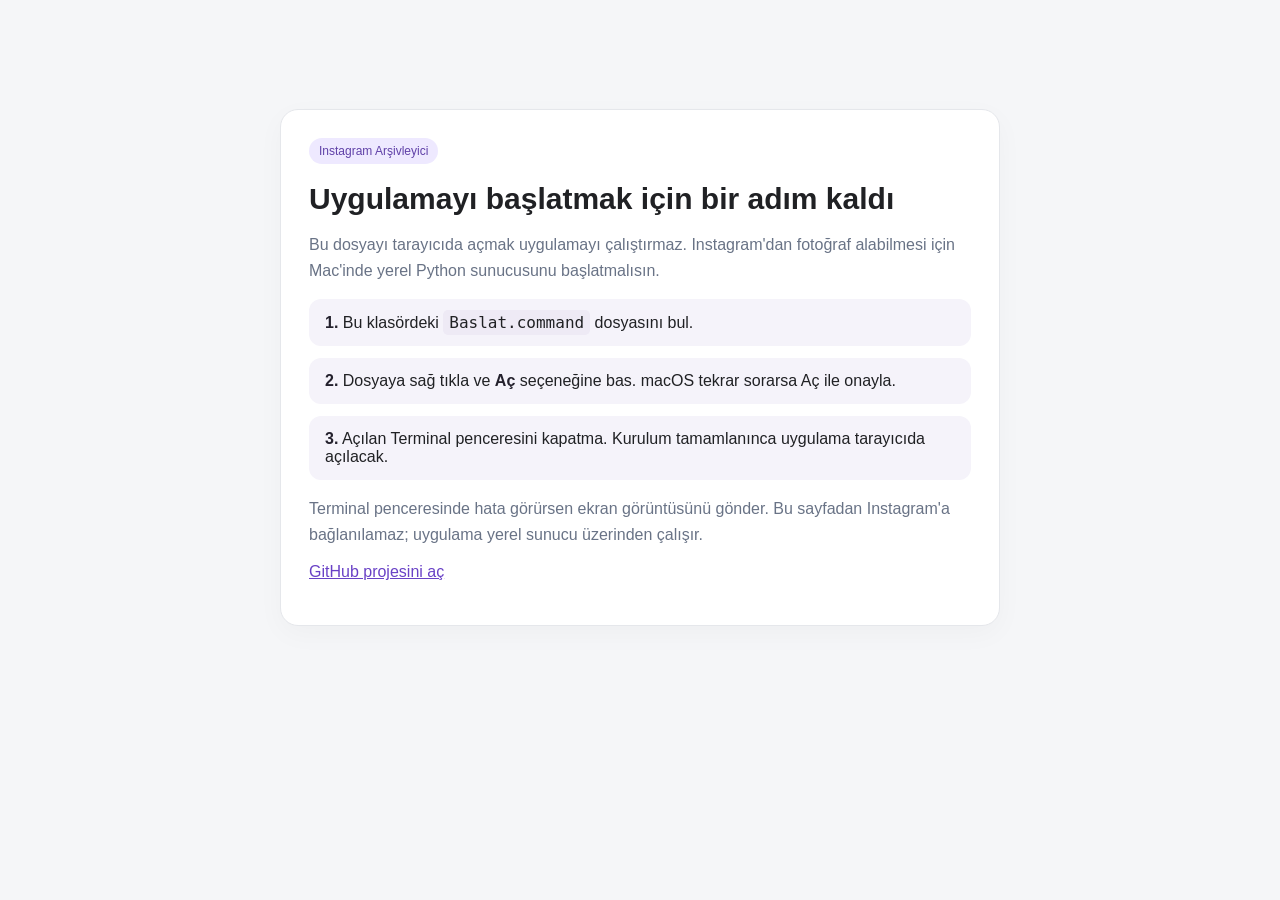
<file: index.html>
<!doctype html>
<html lang="tr"><head><meta charset="utf-8"><meta name="viewport" content="width=device-width,initial-scale=1"><title>Instagram Arşivleyici - Başlat</title>
<style>
body{margin:0;background:#f5f6f8;color:#202124;font:16px -apple-system,BlinkMacSystemFont,"Segoe UI",sans-serif}.wrap{max-width:720px;margin:9vh auto;padding:28px}.card{background:#fff;border:1px solid #e5e7eb;border-radius:18px;padding:28px;box-shadow:0 8px 28px #00000008}h1{font-size:30px;margin:0 0 12px}.muted{color:#697386;line-height:1.6}.step{padding:14px 16px;background:#f5f3fa;border-radius:12px;margin:12px 0}code{background:#eeeaf5;padding:3px 6px;border-radius:5px}a{color:#6941c6}strong{color:#24212d}.tag{display:inline-block;background:#eee9ff;color:#6041a8;padding:6px 10px;border-radius:30px;font-size:12px;margin-bottom:18px}
</style></head><body><main class="wrap"><section class="card">
<div class="tag">Instagram Arşivleyici</div><h1>Uygulamayı başlatmak için bir adım kaldı</h1>
<p class="muted">Bu dosyayı tarayıcıda açmak uygulamayı çalıştırmaz. Instagram'dan fotoğraf alabilmesi için Mac'inde yerel Python sunucusunu başlatmalısın.</p>
<div class="step"><strong>1.</strong> Bu klasördeki <code>Baslat.command</code> dosyasını bul.</div>
<div class="step"><strong>2.</strong> Dosyaya sağ tıkla ve <strong>Aç</strong> seçeneğine bas. macOS tekrar sorarsa Aç ile onayla.</div>
<div class="step"><strong>3.</strong> Açılan Terminal penceresini kapatma. Kurulum tamamlanınca uygulama tarayıcıda açılacak.</div>
<p class="muted">Terminal penceresinde hata görürsen ekran görüntüsünü gönder. Bu sayfadan Instagram'a bağlanılamaz; uygulama yerel sunucu üzerinden çalışır.</p>
<p><a href="https://github.com/okkesilikci/instagram-arsivleyici">GitHub projesini aç</a></p>
</section></main></body></html>
</file>
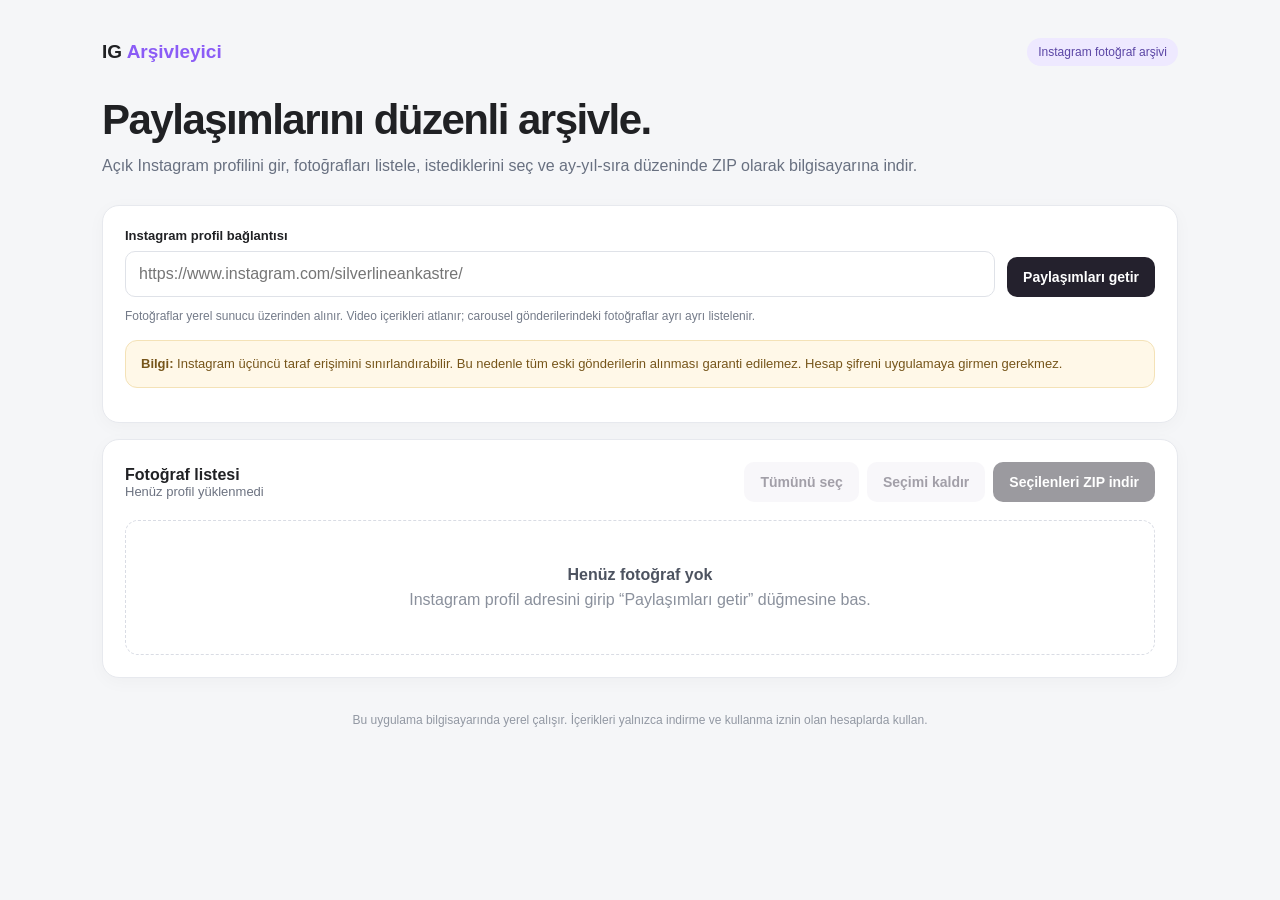
<file: static/index.html>
<!doctype html>
<html lang="tr"><head><meta charset="utf-8"><meta name="viewport" content="width=device-width,initial-scale=1"><title>Instagram Arşivleyici</title>
<style>
:root{font-family:Inter,-apple-system,BlinkMacSystemFont,"Segoe UI",sans-serif;color:#202124;background:#f5f6f8}*{box-sizing:border-box}body{margin:0}.wrap{max-width:1120px;margin:auto;padding:38px 22px 70px}header{display:flex;justify-content:space-between;align-items:center;gap:16px;margin-bottom:30px}.brand{font-size:19px;font-weight:750}.brand span{color:#8b5cf6}.pill{font-size:12px;color:#5b46a5;background:#eee9ff;padding:7px 11px;border-radius:30px}h1{font-size:clamp(28px,5vw,42px);letter-spacing:-1.5px;margin:0 0 9px}.lead{color:#687080;line-height:1.6;margin:0 0 26px}.panel{background:white;border:1px solid #e7e9ee;border-radius:17px;padding:22px;margin:16px 0;box-shadow:0 4px 18px #20212408}label{font-size:13px;font-weight:650;display:block;margin-bottom:8px}input[type=url]{width:100%;padding:13px;border:1px solid #dfe2e8;border-radius:10px;font:inherit}.row{display:flex;gap:12px;align-items:end}.grow{flex:1}button{border:0;border-radius:10px;padding:12px 16px;font-weight:650;font-size:14px;cursor:pointer;background:#24212d;color:white}button.secondary{background:#f0eef5;color:#332d40}button:disabled{opacity:.45;cursor:not-allowed}.note{font-size:12px;line-height:1.55;color:#747b89;margin:10px 0 0}.notice{background:#fff8e8;border:1px solid #f4e2b7;border-radius:12px;padding:13px 15px;color:#76551a;font-size:13px;line-height:1.55;margin-top:15px}.toolbar{display:flex;align-items:center;justify-content:space-between;gap:12px;flex-wrap:wrap}.stats{font-size:13px;color:#6c7280}.actions{display:flex;gap:8px;flex-wrap:wrap}.gallery{display:grid;grid-template-columns:repeat(auto-fill,minmax(170px,1fr));gap:14px;margin-top:18px}.item{border:1px solid #e7e9ee;border-radius:13px;overflow:hidden;background:#fff}.thumb{aspect-ratio:1;background:#f0f1f4;position:relative}.thumb img{width:100%;height:100%;object-fit:cover;display:block}.thumb input{position:absolute;top:10px;left:10px;width:19px;height:19px;accent-color:#7654d6}.meta{padding:11px}.filename{font-size:12px;font-weight:700;overflow-wrap:anywhere}.date{font-size:12px;color:#737b89;margin-top:5px}.empty{padding:45px 20px;text-align:center;color:#8a909c;border:1px dashed #d9dce4;border-radius:13px;margin-top:18px}.empty strong{display:block;color:#4d5360;margin-bottom:7px}#status{font-size:13px;color:#5e6470;margin-top:12px;white-space:pre-wrap}footer{font-size:12px;color:#9298a3;text-align:center;margin-top:35px}@media(max-width:600px){.wrap{padding:24px 14px 50px}.row{align-items:stretch;flex-direction:column}.row button{width:100%}.panel{padding:16px}}
</style></head><body><main class="wrap"><header><div class="brand">IG <span>Arşivleyici</span></div><div class="pill">Instagram fotoğraf arşivi</div></header>
<h1>Paylaşımlarını düzenli arşivle.</h1><p class="lead">Açık Instagram profilini gir, fotoğrafları listele, istediklerini seç ve ay-yıl-sıra düzeninde ZIP olarak bilgisayarına indir.</p>
<section class="panel"><label for="profile">Instagram profil bağlantısı</label><div class="row"><div class="grow"><input id="profile" type="url" placeholder="https://www.instagram.com/silverlineankastre/"></div><button id="load">Paylaşımları getir</button></div><p class="note">Fotoğraflar yerel sunucu üzerinden alınır. Video içerikleri atlanır; carousel gönderilerindeki fotoğraflar ayrı ayrı listelenir.</p><div class="notice"><b>Bilgi:</b> Instagram üçüncü taraf erişimini sınırlandırabilir. Bu nedenle tüm eski gönderilerin alınması garanti edilemez. Hesap şifreni uygulamaya girmen gerekmez.</div><div id="status" role="status"></div></section>
<section class="panel"><div class="toolbar"><div><b>Fotoğraf listesi</b><div class="stats" id="stats">Henüz profil yüklenmedi</div></div><div class="actions"><button class="secondary" id="selectAll" disabled>Tümünü seç</button><button class="secondary" id="selectNone" disabled>Seçimi kaldır</button><button id="download" disabled>Seçilenleri ZIP indir</button></div></div><div id="gallery" class="empty"><strong>Henüz fotoğraf yok</strong>Instagram profil adresini girip “Paylaşımları getir” düğmesine bas.</div></section>
<footer>Bu uygulama bilgisayarında yerel çalışır. İçerikleri yalnızca indirme ve kullanma iznin olan hesaplarda kullan.</footer></main>
<script>
const $=id=>document.getElementById(id);let posts=[];
function displayDate(iso){return new Date(iso).toLocaleString('tr-TR',{dateStyle:'medium',timeStyle:'short'})}
function ordered(){return [...posts].sort((a,b)=>a.date.localeCompare(b.date)||a.id.localeCompare(b.id))}
function chosen(){return posts.filter(p=>p.selected)}
function render(){const list=ordered();$('stats').textContent=posts.length?posts.length+' fotoğraf · '+chosen().length+' seçili':'Henüz profil yüklenmedi';$('selectAll').disabled=!posts.length;$('selectNone').disabled=!posts.length;$('download').disabled=!chosen().length;const g=$('gallery');if(!list.length){g.className='empty';g.innerHTML='<strong>Henüz fotoğraf yok</strong>Instagram profil adresini girip “Paylaşımları getir” düğmesine bas.';return}g.className='gallery';g.innerHTML='';list.forEach(p=>{const card=document.createElement('article');card.className='item';const t=document.createElement('div');t.className='thumb';const img=document.createElement('img');img.loading='lazy';img.src=p.url;img.alt='Instagram fotoğrafı';t.appendChild(img);const c=document.createElement('input');c.type='checkbox';c.checked=!!p.selected;c.addEventListener('change',()=>{p.selected=c.checked;render()});t.appendChild(c);const m=document.createElement('div');m.className='meta';const n=document.createElement('div');n.className='filename';const d=new Date(p.date);n.textContent=String(d.getMonth()+1).padStart(2,'0')+'_'+d.getFullYear();const dt=document.createElement('div');dt.className='date';dt.textContent=displayDate(p.date);m.append(n,dt);card.append(t,m);g.appendChild(card)})}
$('load').onclick=async()=>{const profile=$('profile').value.trim();if(!profile){$('status').textContent='Önce Instagram profil adresini gir.';return}$('load').disabled=true;$('status').textContent='Instagram profili kontrol ediliyor ve fotoğraflar alınıyor…';posts=[];render();try{const r=await fetch('/api/profile',{method:'POST',headers:{'Content-Type':'application/json'},body:JSON.stringify({profile})});const data=await r.json();if(!r.ok)throw new Error(data.error||'Profil alınamadı.');posts=data.posts.map(p=>({...p,selected:true}));$('status').textContent='@'+data.username+' profilinden '+data.count+' fotoğraf bulundu.';render()}catch(e){$('status').textContent=e.message+'\nInstagram erişimi sınırlandırıyor olabilir. Daha sonra yeniden deneyebilirsin.'}finally{$('load').disabled=false}};
$('selectAll').onclick=()=>{posts.forEach(p=>p.selected=true);render()};$('selectNone').onclick=()=>{posts.forEach(p=>p.selected=false);render()};
$('download').onclick=async()=>{const ids=chosen().map(p=>p.id);$('download').disabled=true;$('download').textContent='ZIP hazırlanıyor…';$('status').textContent='Fotoğraflar ZIP dosyasına ekleniyor…';try{const r=await fetch('/api/download',{method:'POST',headers:{'Content-Type':'application/json'},body:JSON.stringify({ids})});if(!r.ok){const d=await r.json();throw new Error(d.error||'İndirme başarısız.')}const blob=await r.blob();const url=URL.createObjectURL(blob);const a=document.createElement('a');a.href=url;a.download='instagram-arsiv.zip';document.body.appendChild(a);a.click();a.remove();setTimeout(()=>URL.revokeObjectURL(url),2000);$('status').textContent='ZIP dosyası bilgisayarına indirildi.'}catch(e){$('status').textContent=e.message}finally{$('download').textContent='Seçilenleri ZIP indir';render()}};
render();
</script></body></html>
</file>
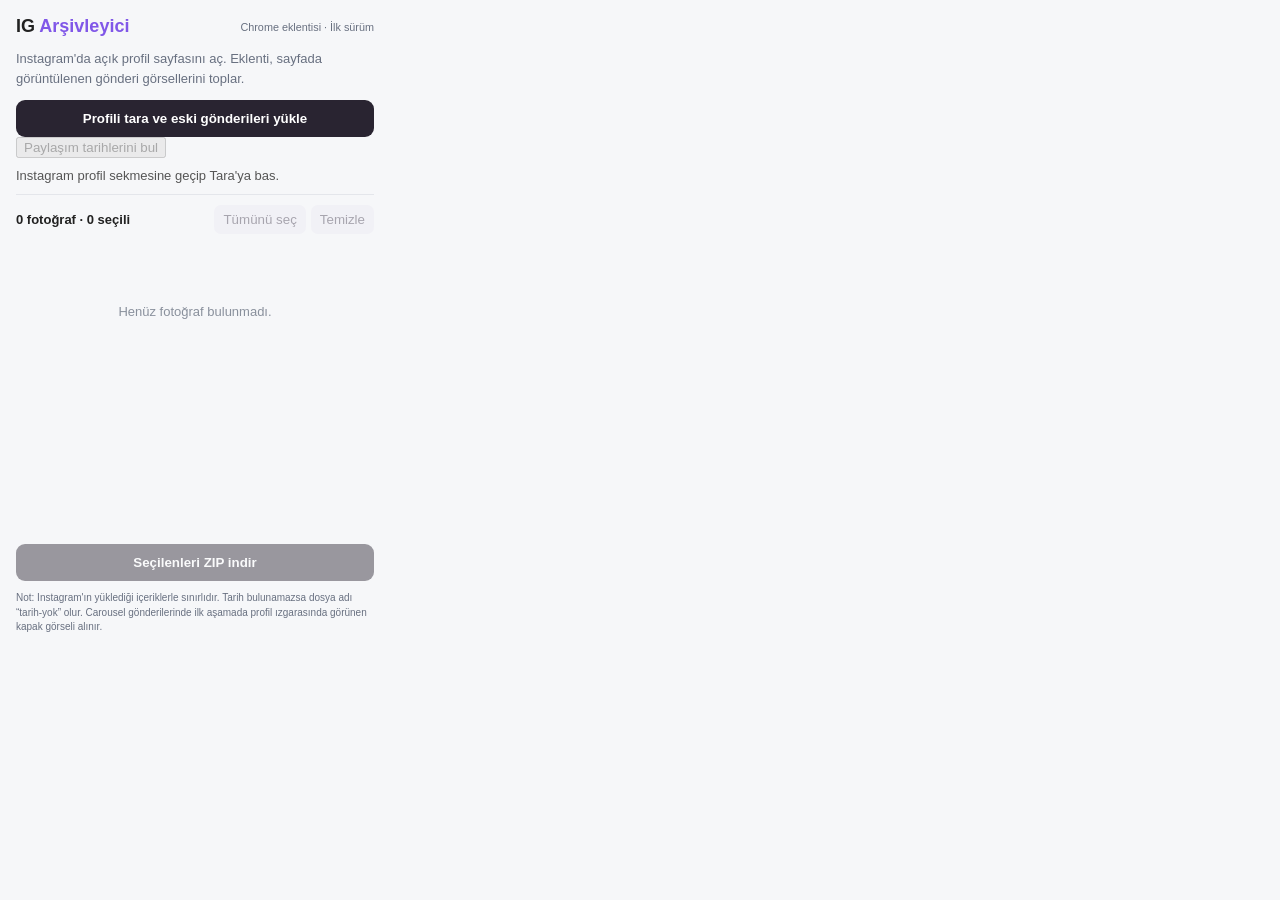
<file: chrome-extension/popup.html>
<!doctype html>
<html lang="tr"><head><meta charset="utf-8"><meta name="viewport" content="width=device-width,initial-scale=1"><title>IG Arşivleyici</title><link rel="stylesheet" href="popup.css"></head>
<body><main>
<header><b>IG <span>Arşivleyici</span></b><small>Chrome eklentisi · İlk sürüm</small></header>
<p class="hint">Instagram'da açık profil sayfasını aç. Eklenti, sayfada görüntülenen gönderi görsellerini toplar.</p>
<button id="scan" class="primary">Profili tara ve eski gönderileri yükle</button>
<button id="dates" class="secondary" disabled>Paylaşım tarihlerini bul</button>
<div id="status" role="status">Instagram profil sekmesine geçip Tara'ya bas.</div>
<div class="bar"><b id="count">0 fotoğraf</b><div><button id="all" class="light" disabled>Tümünü seç</button><button id="none" class="light" disabled>Temizle</button></div></div>
<div id="items" class="items"><p class="empty">Henüz fotoğraf bulunmadı.</p></div>
<button id="download" class="primary" disabled>Seçilenleri ZIP indir</button>
<p class="foot">Not: Instagram'ın yüklediği içeriklerle sınırlıdır. Tarih bulunamazsa dosya adı “tarih-yok” olur. Carousel gönderilerinde ilk aşamada profil ızgarasında görünen kapak görseli alınır.</p>
</main><script src="popup.js"></script></body></html>
</file>
<file: chrome-extension/popup.css>
*{box-sizing:border-box}body{margin:0;width:390px;background:#f6f7f9;color:#222;font:13px -apple-system,BlinkMacSystemFont,"Segoe UI",sans-serif}main{padding:16px}header{display:flex;justify-content:space-between;align-items:center;margin-bottom:12px}header b{font-size:18px}header span{color:#8057e8}small,.hint,.foot{color:#687080}.hint{line-height:1.5;margin:8px 0 12px}.primary{width:100%;border:0;border-radius:9px;padding:11px 12px;background:#292431;color:white;font-weight:700;cursor:pointer}.primary:disabled{opacity:.45;cursor:default}#status{min-height:34px;padding:9px 0;color:#555;line-height:1.4}.bar{display:flex;justify-content:space-between;align-items:center;border-top:1px solid #e4e6eb;padding:10px 0}.light{border:0;border-radius:7px;padding:7px 9px;margin-left:5px;background:#ece9f4;color:#342d40;cursor:pointer}.light:disabled{opacity:.4}.items{height:300px;overflow:auto;display:grid;grid-template-columns:repeat(3,1fr);gap:8px;padding:2px 0 10px}.tile{position:relative;background:#e8e9ed;border-radius:8px;overflow:hidden;aspect-ratio:1}.tile img{width:100%;height:100%;object-fit:cover}.tile input{position:absolute;top:6px;left:6px;width:17px;height:17px}.tile small{position:absolute;bottom:0;left:0;right:0;background:#000a;color:white;padding:4px;font-size:9px;white-space:nowrap;overflow:hidden;text-overflow:ellipsis}.empty{grid-column:1/-1;text-align:center;color:#89909c;padding:45px 8px}.foot{font-size:10px;line-height:1.45;margin:10px 0 0}
</file>
